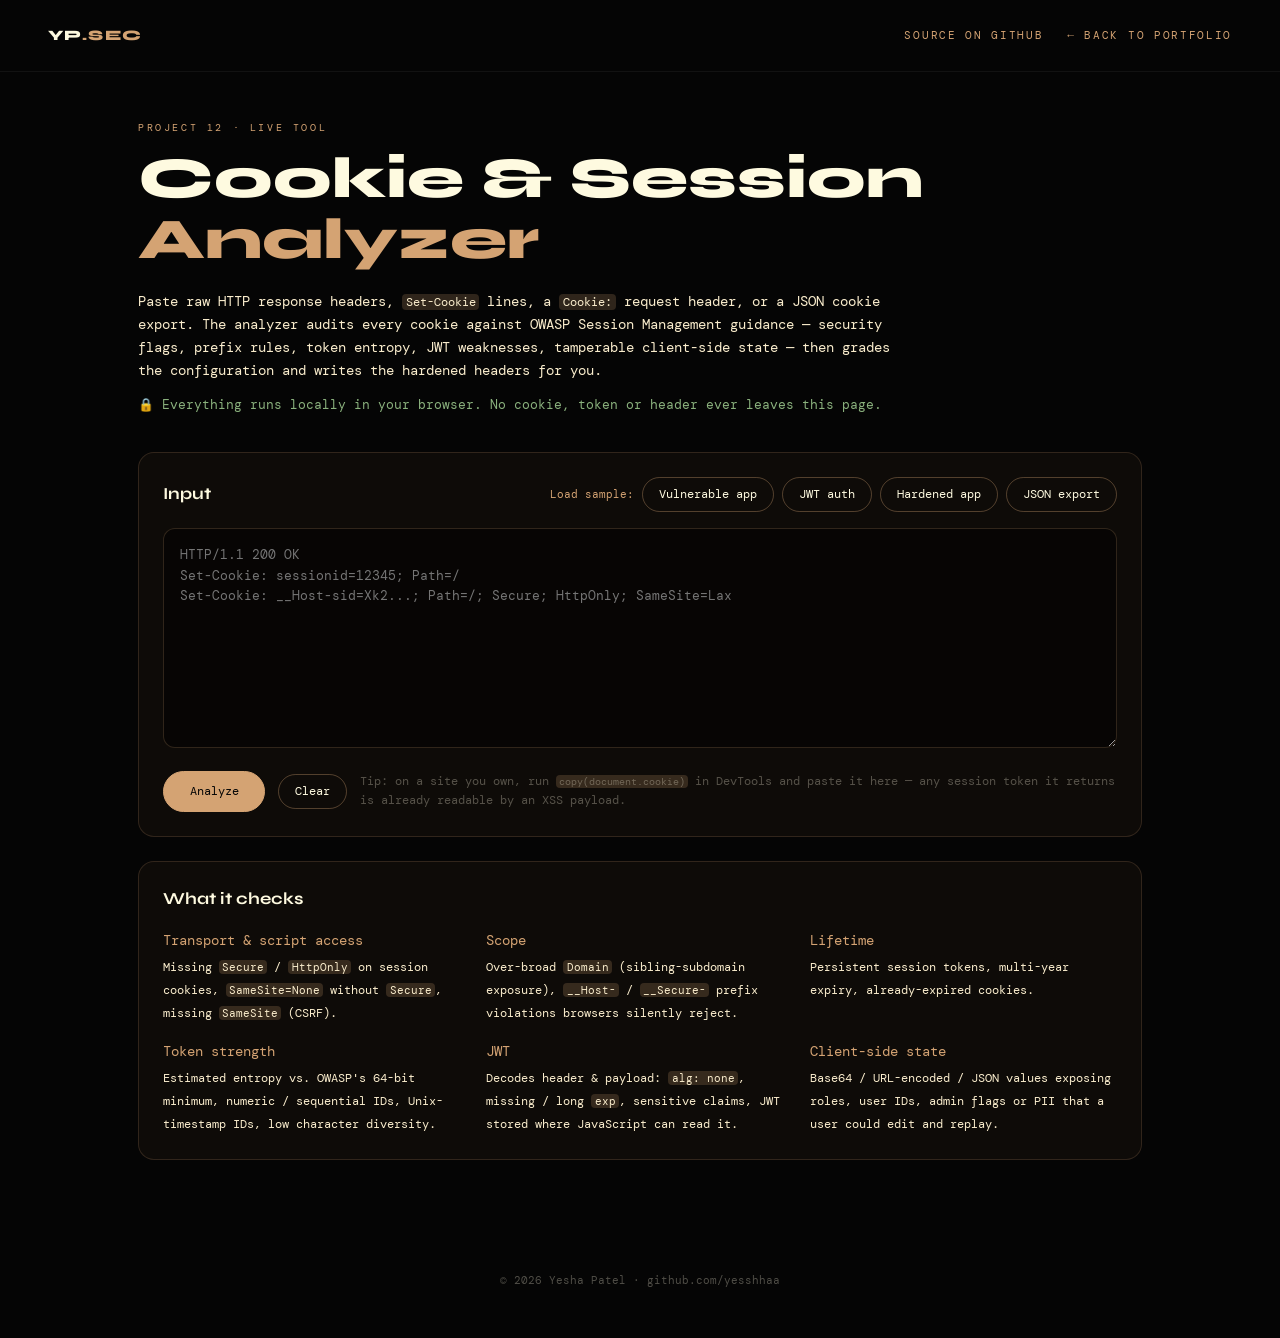
<file: tools/cookie-analyzer/index.html>
<!DOCTYPE html>
<html lang="en">

<head>
  <meta charset="UTF-8" />
  <meta name="viewport" content="width=device-width, initial-scale=1.0" />
  <meta name="description" content="Cookie & Session Analyzer — audit Set-Cookie headers and session tokens for security flags, entropy, JWT weaknesses and tampering risk. Runs 100% in your browser." />
  <title>Cookie &amp; Session Analyzer · YP.SEC</title>
  <link rel="preconnect" href="https://fonts.googleapis.com" />
  <link
    href="https://fonts.googleapis.com/css2?family=Syne:wght@400;700;800&family=DM+Mono:ital,wght@0,300;0,400;1,300&display=swap"
    rel="stylesheet" />
  <link rel="stylesheet" href="../../css/reset.css" />
  <link rel="stylesheet" href="../../css/variables.css" />
  <link rel="stylesheet" href="analyzer.css" />
</head>

<body>

  <header class="top">
    <a href="../../index.html#work" class="logo">YP<span class="accent">.SEC</span></a>
    <nav class="top-links">
      <a href="https://github.com/yesshhaa/Cybersecurity-Projects/tree/main/cookie-session-analyzer" class="back" target="_blank">Source on GitHub</a>
      <a href="../../index.html#work" class="back">← Back to portfolio</a>
    </nav>
  </header>

  <main>
    <section class="intro">
      <div class="tag">Project 12 · Live Tool</div>
      <h1>Cookie &amp; Session <span class="accent">Analyzer</span></h1>
      <p>Paste raw HTTP response headers, <code>Set-Cookie</code> lines, a <code>Cookie:</code> request header, or a
        JSON cookie export. The analyzer audits every cookie against OWASP Session Management guidance — security
        flags, prefix rules, token entropy, JWT weaknesses, tamperable client-side state — then grades the
        configuration and writes the hardened headers for you.</p>
      <p class="privacy">🔒 Everything runs locally in your browser. No cookie, token or header ever leaves this page.</p>
    </section>

    <section class="panel input-panel">
      <div class="panel-head">
        <label for="input">Input</label>
        <div class="samples">
          <span>Load sample:</span>
          <button type="button" data-sample="vulnerable">Vulnerable app</button>
          <button type="button" data-sample="jwt">JWT auth</button>
          <button type="button" data-sample="hardened">Hardened app</button>
          <button type="button" data-sample="json">JSON export</button>
        </div>
      </div>
      <textarea id="input" spellcheck="false" placeholder="HTTP/1.1 200 OK
Set-Cookie: sessionid=12345; Path=/
Set-Cookie: __Host-sid=Xk2...; Path=/; Secure; HttpOnly; SameSite=Lax"></textarea>
      <div class="actions">
        <button type="button" id="analyze" class="primary">Analyze</button>
        <button type="button" id="clear">Clear</button>
        <span class="hint">Tip: on a site you own, run <code>copy(document.cookie)</code> in DevTools and paste it here —
          any session token it returns is already readable by an XSS payload.</span>
      </div>
    </section>

    <section id="results" hidden>
      <div class="summary panel">
        <div class="grade" id="grade">–</div>
        <div class="summary-body">
          <h2 id="verdict">–</h2>
          <p id="verdict-sub"></p>
          <div class="counts" id="counts"></div>
        </div>
        <div class="summary-actions">
          <button type="button" id="export-json">Export JSON report</button>
          <button type="button" id="export-md">Export Markdown report</button>
        </div>
      </div>

      <div class="panel">
        <div class="panel-head">
          <h3>Hardened headers</h3>
          <button type="button" id="copy-fixed">Copy</button>
        </div>
        <pre id="fixed" class="code"></pre>
      </div>

      <div id="cookies"></div>
    </section>

    <section class="panel method">
      <h3>What it checks</h3>
      <div class="checks">
        <div><b>Transport &amp; script access</b><span>Missing <code>Secure</code> / <code>HttpOnly</code> on session
            cookies, <code>SameSite=None</code> without <code>Secure</code>, missing <code>SameSite</code> (CSRF).</span></div>
        <div><b>Scope</b><span>Over-broad <code>Domain</code> (sibling-subdomain exposure), <code>__Host-</code> /
            <code>__Secure-</code> prefix violations browsers silently reject.</span></div>
        <div><b>Lifetime</b><span>Persistent session tokens, multi-year expiry, already-expired cookies.</span></div>
        <div><b>Token strength</b><span>Estimated entropy vs. OWASP's 64-bit minimum, numeric / sequential IDs,
            Unix-timestamp IDs, low character diversity.</span></div>
        <div><b>JWT</b><span>Decodes header &amp; payload: <code>alg: none</code>, missing / long <code>exp</code>,
            sensitive claims, JWT stored where JavaScript can read it.</span></div>
        <div><b>Client-side state</b><span>Base64 / URL-encoded / JSON values exposing roles, user IDs, admin flags or
            PII that a user could edit and replay.</span></div>
      </div>
    </section>
  </main>

  <footer>© 2026 Yesha Patel · <a href="https://github.com/yesshhaa">github.com/yesshhaa</a></footer>

  <script src="analyzer.js"></script>
</body>

</html>
</file>
<file: css/variables.css>
/* ═══════════════════════════════════════════
   DESIGN TOKENS — Yesha Patel Portfolio
   All CSS custom properties live here.
   Edit this file to retheme the entire site.
═══════════════════════════════════════════ */

:root {
  /* Earthy Cosmic Palette (Derived from plant.jpg) */
  --bg-main: #050505;
  --bg: #050505;
  --bg-card: rgba(20, 15, 10, 0.6); /* Translucent dark amber */

  /* Earthy Accents */
  --accent: #d4a373; /* Planet Amber */
  --accent-secondary: #faedcd; /* Warm Star Light */
  --accent-tertiary: #a98467; /* Ring Brown */
  --accent-dim: rgba(212, 163, 115, 0.2);

  /* Text Colors */
  --fg: #fefae0; /* Warm cream */
  --muted: rgba(254, 250, 224, 0.1);
  --muted-fg: #d4a373;
  --muted-fg-2: #faedcd;
  --muted-fg-3: rgba(254, 250, 224, 0.3);

  /* Soft, bubbly borders */
  --radius-lg: 32px;
  --radius-sm: 16px;

  /* Dreamy Shadows */
  --shadow-sm: 0 8px 32px rgba(0, 0, 0, 0.5);
  --shadow-hover: 0 12px 40px rgba(56, 189, 248, 0.3);

  /* Typography */
  --font-display: 'Syne', sans-serif;
  --font-mono:    'DM Mono', monospace;

  /* Spacing */
  --section-pad:  8rem 3rem;
  --nav-h:        72px;

  /* Motion */
  --ease-out:     cubic-bezier(0.23, 1, 0.32, 1);
  --ease-in-out:  cubic-bezier(0.65, 0, 0.35, 1);
  --dur-fast:     0.2s;
  --dur-mid:      0.4s;
  --dur-slow:     0.8s;

  /* Borders */
  --border:       1px solid var(--muted);
  --border-light: 1px solid rgba(255, 255, 255, 0.05);
}
</file>
<file: tools/cookie-analyzer/analyzer.css>
/* Cookie & Session Analyzer — reuses the portfolio design tokens */

:root {
  --sev-critical: #e76f51;
  --sev-high: #f4a261;
  --sev-medium: #e9c46a;
  --sev-low: #8ab17d;
  --sev-info: #a98467;
}

body {
  background: var(--bg);
  color: var(--fg);
  font-family: var(--font-mono);
  font-size: 0.9rem;
  line-height: 1.6;
  min-height: 100vh;
}

a { color: inherit; }
.accent { color: var(--accent); }
code {
  font-family: var(--font-mono);
  background: var(--accent-dim);
  padding: 0 0.3em;
  border-radius: 4px;
  font-size: 0.85em;
}

.top {
  display: flex;
  justify-content: space-between;
  align-items: center;
  padding: 1.5rem 3rem;
  border-bottom: var(--border-light);
}
.logo {
  font-family: var(--font-display);
  font-weight: 800;
  letter-spacing: 0.1em;
  text-decoration: none;
}
.back {
  font-size: 0.7rem;
  letter-spacing: 0.15em;
  text-transform: uppercase;
  color: var(--muted-fg);
  text-decoration: none;
}
.back:hover { color: var(--fg); }
.top-links { display: flex; flex-wrap: wrap; justify-content: flex-end; gap: 0.6rem 1.5rem; }

main {
  max-width: 1100px;
  margin: 0 auto;
  padding: 3rem 3rem 5rem;
  display: flex;
  flex-direction: column;
  gap: 1.5rem;
}

.intro .tag {
  font-size: 0.65rem;
  letter-spacing: 0.25em;
  text-transform: uppercase;
  color: var(--accent);
  margin-bottom: 0.8rem;
}
.intro h1 {
  font-family: var(--font-display);
  font-size: clamp(2rem, 6vw, 3.6rem);
  font-weight: 800;
  line-height: 1.05;
  margin-bottom: 1.2rem;
}
.intro p { max-width: 760px; color: var(--muted-fg-2); margin-bottom: 0.8rem; }
.intro .privacy { color: var(--sev-low); font-size: 0.8rem; }

.panel {
  background: var(--bg-card);
  border: 1px solid rgba(212, 163, 115, 0.18);
  border-radius: var(--radius-sm);
  padding: 1.5rem;
}
.panel-head {
  display: flex;
  justify-content: space-between;
  align-items: center;
  flex-wrap: wrap;
  gap: 0.8rem;
  margin-bottom: 1rem;
}
.panel-head label,
.panel h3 {
  font-family: var(--font-display);
  font-weight: 700;
  font-size: 1.05rem;
}

button {
  font-family: var(--font-mono);
  font-size: 0.75rem;
  color: var(--fg);
  background: transparent;
  border: 1px solid rgba(212, 163, 115, 0.35);
  border-radius: 999px;
  padding: 0.45rem 1rem;
  cursor: pointer;
  transition: background var(--dur-fast), border-color var(--dur-fast);
}
button:hover { background: var(--accent-dim); border-color: var(--accent); }
button.primary {
  background: var(--accent);
  color: var(--bg);
  border-color: var(--accent);
  font-weight: 400;
  padding: 0.6rem 1.6rem;
}
button.primary:hover { background: var(--accent-secondary); }

.samples { display: flex; flex-wrap: wrap; gap: 0.5rem; align-items: center; }
.samples span { font-size: 0.7rem; color: var(--muted-fg); }

textarea {
  width: 100%;
  min-height: 220px;
  resize: vertical;
  background: rgba(0, 0, 0, 0.5);
  color: var(--fg);
  border: 1px solid rgba(212, 163, 115, 0.2);
  border-radius: 12px;
  padding: 1rem;
  font-family: var(--font-mono);
  font-size: 0.8rem;
  line-height: 1.6;
}
textarea:focus { outline: none; border-color: var(--accent); }

.actions { display: flex; flex-wrap: wrap; gap: 0.8rem; align-items: center; margin-top: 1rem; }
.hint { font-size: 0.72rem; color: var(--muted-fg-3); flex: 1 1 300px; }

#results { display: flex; flex-direction: column; gap: 1.5rem; }
#results[hidden] { display: none; }

.summary { display: flex; gap: 1.5rem; align-items: center; flex-wrap: wrap; }
.grade {
  width: 96px; height: 96px;
  flex: none;
  border-radius: 50%;
  display: grid;
  place-items: center;
  font-family: var(--font-display);
  font-size: 2.8rem;
  font-weight: 800;
  border: 3px solid currentColor;
}
.summary-body { flex: 1 1 280px; }
.summary-body h2 { font-family: var(--font-display); font-size: 1.4rem; margin-bottom: 0.2rem; }
.summary-body p { color: var(--muted-fg-2); font-size: 0.8rem; }
.summary-actions { display: flex; flex-direction: column; gap: 0.5rem; }

.counts { display: flex; flex-wrap: wrap; gap: 0.5rem; margin-top: 0.8rem; }
.pill {
  font-size: 0.65rem;
  letter-spacing: 0.08em;
  text-transform: uppercase;
  padding: 0.2rem 0.65rem;
  border-radius: 999px;
  border: 1px solid currentColor;
  white-space: nowrap;
}
.sev-critical { color: var(--sev-critical); }
.sev-high { color: var(--sev-high); }
.sev-medium { color: var(--sev-medium); }
.sev-low { color: var(--sev-low); }
.sev-info { color: var(--sev-info); }

.code {
  background: rgba(0, 0, 0, 0.5);
  border-radius: 12px;
  padding: 1rem;
  font-size: 0.78rem;
  white-space: pre-wrap;
  word-break: break-all;
  color: var(--accent-secondary);
}

#cookies { display: flex; flex-direction: column; gap: 1rem; }
.cookie-head {
  display: flex;
  justify-content: space-between;
  align-items: flex-start;
  gap: 1rem;
  flex-wrap: wrap;
}
.cookie-name {
  font-family: var(--font-display);
  font-weight: 700;
  font-size: 1.15rem;
  word-break: break-all;
}
.cookie-meta { display: flex; flex-wrap: wrap; gap: 0.4rem; margin-top: 0.4rem; }
.meta {
  font-size: 0.65rem;
  padding: 0.15rem 0.55rem;
  border-radius: 6px;
  background: rgba(255, 255, 255, 0.05);
  color: var(--muted-fg-2);
}
.meta.on { color: var(--sev-low); }
.meta.off { color: var(--sev-critical); text-decoration: line-through; }
.score { font-family: var(--font-display); font-weight: 800; font-size: 1.6rem; }
.score small { font-size: 0.7rem; color: var(--muted-fg); font-family: var(--font-mono); font-weight: 300; }

.stats {
  display: grid;
  grid-template-columns: repeat(auto-fit, minmax(150px, 1fr));
  gap: 0.6rem;
  margin: 1rem 0;
}
.stat { background: rgba(0, 0, 0, 0.35); border-radius: 10px; padding: 0.6rem 0.8rem; }
.stat b { display: block; font-size: 0.6rem; letter-spacing: 0.12em; text-transform: uppercase; color: var(--muted-fg); font-weight: 400; }
.stat span { font-size: 0.85rem; word-break: break-all; }

.findings { display: flex; flex-direction: column; gap: 0.6rem; }
.finding {
  border-left: 3px solid currentColor;
  padding: 0.5rem 0 0.5rem 0.9rem;
}
.finding-title { display: flex; gap: 0.6rem; align-items: center; flex-wrap: wrap; }
.finding-title strong { color: var(--fg); font-weight: 400; }
.finding p { color: var(--muted-fg-2); font-size: 0.78rem; margin-top: 0.2rem; }
.finding .fix { color: var(--sev-low); }
.finding .ref { color: var(--muted-fg-3); font-size: 0.68rem; }
.no-findings { color: var(--sev-low); font-size: 0.8rem; }

details.decoded { margin-top: 1rem; }
details.decoded summary { cursor: pointer; font-size: 0.75rem; color: var(--muted-fg); }
details.decoded .code { margin-top: 0.6rem; }

.method .checks {
  display: grid;
  grid-template-columns: repeat(auto-fit, minmax(240px, 1fr));
  gap: 1rem;
  margin-top: 1rem;
}
.method b { display: block; color: var(--accent); font-weight: 400; margin-bottom: 0.2rem; }
.method span { font-size: 0.78rem; color: var(--muted-fg-2); }

footer {
  text-align: center;
  font-size: 0.7rem;
  color: var(--muted-fg-3);
  padding: 2rem 1rem 3rem;
}

@media (max-width: 600px) {
  .top { padding: 1.2rem 16px; }
  main { padding: 2rem 16px 4rem; }
  .summary-actions { flex-direction: row; flex-wrap: wrap; }
}
</file>
